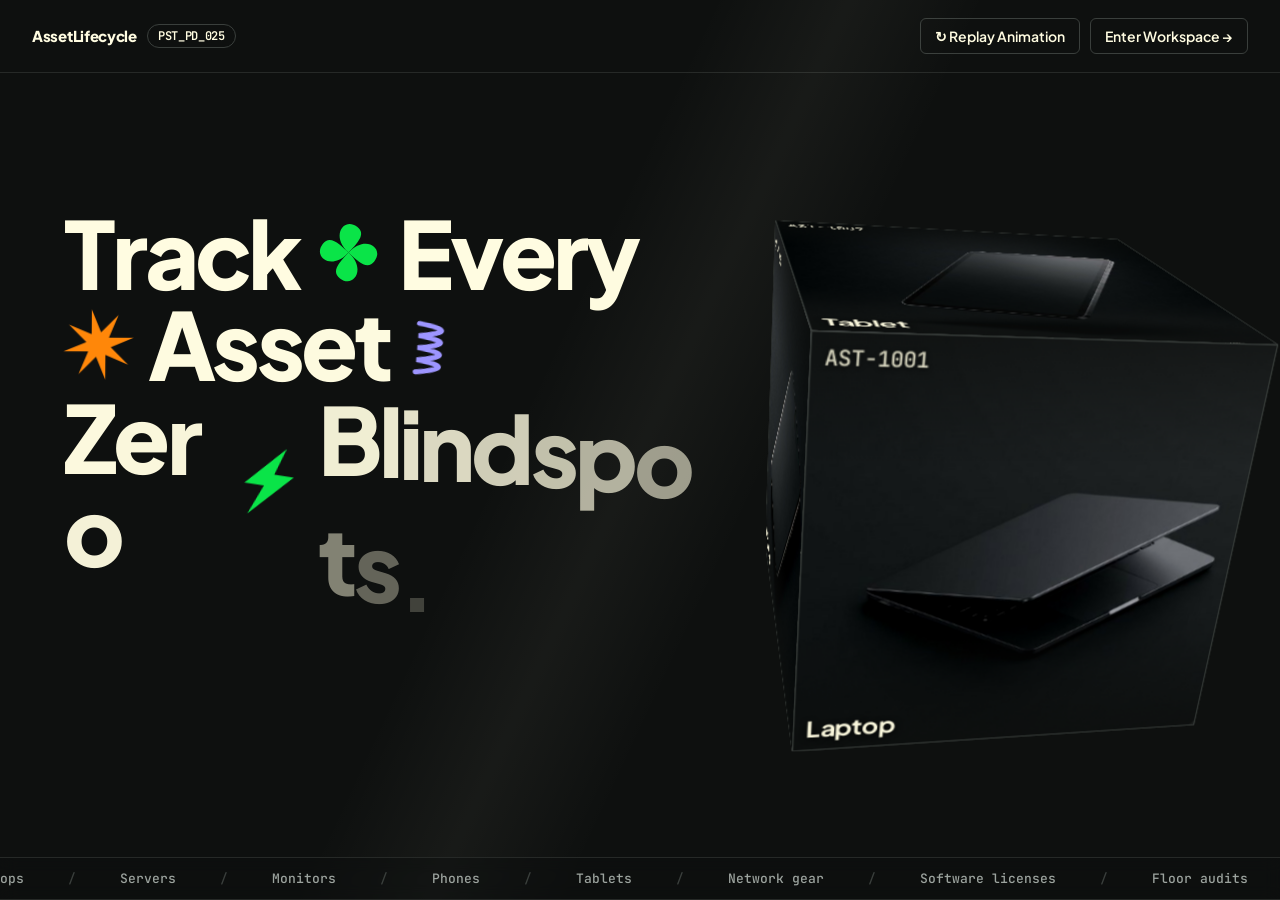
<file: AssetLifecycle-preview.html>
<!DOCTYPE html>
<html lang="en">
<head>
<meta charset="UTF-8">
<meta name="viewport" content="width=device-width, initial-scale=1">
<title>AssetLifecycle | PST_PD_025</title>
<link rel="preconnect" href="https://fonts.googleapis.com">
<link rel="preconnect" href="https://fonts.gstatic.com" crossorigin>
<link href="https://fonts.googleapis.com/css2?family=JetBrains+Mono:wght@400;500;600&family=Plus+Jakarta+Sans:wght@400;500;600;700;800&display=swap" rel="stylesheet">
<style>/* =====================================================
   styles.css - matte obsidian, flat surfaces, 1px borders.
   No glow, no glass blur. Motion lives in GSAP (app.js).
   ===================================================== */
:root {
  --bg: #0e100f; --card: #161817; --card-h: #1c1f1d; --side: #121413;
  --line: #262927; --line-h: #3a3f3c;
  --tx: #fffce1; --mut: #9ca39e;
  --green: #0ae448; --coral: #ff8709; --lav: #9d95ff; --red: #ff4d4d;
}
* { box-sizing: border-box; }
[hidden] { display: none !important; }
body { margin: 0; background: var(--bg); color: var(--tx); font: 400 15px/1.5 'Plus Jakarta Sans', system-ui, sans-serif; }
h1, h2, h3, p { margin: 0; }
h2 { font-size: 20px; font-weight: 700; letter-spacing: -.02em; }
h3 { font-size: 15px; font-weight: 600; margin-bottom: 14px; }
small { display: block; font-size: 12px; color: var(--mut); }
.mono { font-family: 'JetBrains Mono', ui-monospace, monospace; }
.mut { color: var(--mut); } .grow { flex: 1; min-width: 160px; }
:focus-visible { outline: 2px solid var(--green); outline-offset: 2px; }

/* buttons, pills, fields */
.btn { background: transparent; color: var(--tx); border: 1px solid var(--line-h); border-radius: 6px; padding: 8px 14px; font: 600 14px 'Plus Jakarta Sans', sans-serif; cursor: pointer; transition: background .2s, border-color .2s; }
.btn:hover { background: var(--card-h); border-color: var(--tx); }
.btn.pri { background: var(--green); color: var(--bg); border-color: var(--green); } .btn.pri:hover { background: #3cf06b; }
.btn.out { border-color: var(--tx); } .btn.sm { padding: 3px 10px; font-family: 'JetBrains Mono', monospace; }
.btn.big { padding: 14px 26px; border-radius: 999px; font-size: 16px; }
.pill { display: inline-block; padding: 2px 10px; border: 1px solid var(--line-h); border-radius: 999px; font-size: 12px; font-weight: 600; white-space: nowrap; }
.pill.ok { color: var(--green); border-color: var(--green); } .pill.warn { color: var(--coral); border-color: var(--coral); }
.pill.bad { color: var(--red); border-color: var(--red); } .pill.info { color: var(--lav); border-color: var(--lav); } .pill.mute { color: var(--mut); }
input, select { background: var(--bg); color: var(--tx); border: 1px solid var(--line); border-radius: 6px; padding: 8px 10px; font: inherit; }
input:focus, select:focus { border-color: var(--line-h); }

/* ENTRY PAGE */
#intro { height: 100vh; display: grid; grid-template-rows: auto 1fr; overflow: hidden; }
.ibar { display: flex; justify-content: space-between; align-items: center; flex-wrap: wrap; gap: 12px; padding: 18px 32px; border-bottom: 1px solid var(--line); }
.brand { font-weight: 800; letter-spacing: -.02em; display: flex; align-items: center; gap: 10px; }
.ibtns { display: flex; gap: 10px; }
.ihero { display: flex; flex-direction: column; justify-content: center; align-items: center; text-align: center; gap: 22px; padding: 0 20px; }
#hero { font-size: min(10vw, 14.5vh); font-weight: 800; line-height: .98; letter-spacing: -.04em; }
.ln { display: flex; justify-content: center; align-items: center; gap: .16em; }
.w { display: inline-block; } .c { display: inline-block; }
.shape { width: .74em; height: .74em; overflow: visible; flex: none; cursor: pointer; }
.sub { max-width: 560px; color: var(--mut); font-size: 17px; }
.cta { display: flex; flex-wrap: wrap; gap: 12px; justify-content: center; }

/* WORKSPACE SHELL */
#app { display: grid; grid-template-columns: 230px 1fr; min-height: 100vh; }
#side { background: var(--side); border-right: 1px solid var(--line); padding: 22px 14px; display: flex; flex-direction: column; gap: 22px; position: sticky; top: 0; height: 100vh; }
#nav { display: grid; gap: 2px; flex: 1; align-content: start; }
#nav button { text-align: left; background: none; border: 0; border-left: 2px solid transparent; color: var(--mut); padding: 10px 12px; font: 500 14px 'Plus Jakarta Sans', sans-serif; cursor: pointer; transition: color .2s, background .2s; }
#nav button:hover { color: var(--tx); background: var(--card); }
#nav button.on { color: var(--tx); border-left-color: var(--green); background: var(--card); }
.main { min-width: 0; }
.top { display: flex; align-items: center; flex-wrap: wrap; gap: 12px; padding: 14px 28px; border-bottom: 1px solid var(--line); position: sticky; top: 0; background: var(--bg); z-index: 5; }
#menu { display: none; }
main { padding: 28px; max-width: 1240px; }
.screen { display: none; } .screen.on { display: block; }
.auditor #app .w { display: none !important; }

.card { background: var(--card); border: 1px solid var(--line); border-radius: 8px; padding: 20px; transition: background .2s, border-color .2s; }
.card:hover { background: var(--card-h); border-color: var(--line-h); }
.kpis { display: grid; grid-template-columns: repeat(auto-fit, minmax(210px, 1fr)); gap: 16px; }
.kpis p { color: var(--mut); font-size: 13px; }
.n { font-size: 40px; font-weight: 600; letter-spacing: -.04em; margin-top: 8px; } .n.warn { color: var(--coral); } .n.bad { color: var(--red); }
.g2 { display: grid; grid-template-columns: repeat(auto-fit, minmax(320px, 1fr)); gap: 16px; margin-top: 16px; }
.list { list-style: none; margin: 0; padding: 0; }
.list li { padding: 10px 0; border-bottom: 1px solid var(--line); font-size: 14px; }
.list li:last-child { border: 0; }
.al { cursor: pointer; padding-left: 12px !important; border-left: 2px solid; transition: padding .2s; } .al:hover { padding-left: 18px !important; }
.al.bad { border-left-color: var(--red); } .al.warn { border-left-color: var(--coral); } .al.ok { border-left-color: var(--green); }
#feed time { display: block; font-size: 12px; color: var(--mut); }

.bar { height: 6px; background: var(--line); border-radius: 3px; overflow: hidden; margin-top: 14px; }
.bar i { display: block; width: 0; height: 100%; background: var(--green); } .bar.warn i { background: var(--coral); } .bar.bad i { background: var(--red); }

.tools { display: flex; flex-wrap: wrap; gap: 10px; align-items: center; margin-bottom: 16px; }
.tools input { flex: 1; min-width: 220px; } .tools .w { margin-left: auto; }
.tbl { padding: 4px 16px; overflow-x: auto; } .tbl:hover { background: var(--card); border-color: var(--line); }
table { width: 100%; border-collapse: collapse; }
th, td { padding: 12px 10px; text-align: left; border-bottom: 1px solid var(--line); vertical-align: middle; }
th { font-size: 12px; font-weight: 600; color: var(--mut); white-space: nowrap; }
tbody tr:hover td { background: var(--card-h); } tbody tr:last-child td { border: 0; }
.empty { text-align: center; color: var(--mut); padding: 32px; }

.lgrid { display: grid; grid-template-columns: repeat(auto-fill, minmax(300px, 1fr)); gap: 16px; }
.lgrid header { display: flex; justify-content: space-between; gap: 8px; align-items: flex-start; } .lgrid p { margin-bottom: 4px; font-size: 13px; }
.seat { display: flex; justify-content: space-between; align-items: center; margin-top: 14px; }

.sum { display: flex; align-items: center; flex-wrap: wrap; gap: 20px; margin-bottom: 16px; } .sum h3 { display: flex; justify-content: space-between; margin-bottom: 0; } .sum p { font-size: 13px; margin-top: 10px; }
.note { width: 100%; min-width: 150px; }
.abtns { white-space: nowrap; } .ab { padding: 7px 12px; margin-right: 4px; color: var(--mut); }
.ab.on { color: var(--bg); } .ab.on.ok { background: var(--green); border-color: var(--green); } .ab.on.bad { background: var(--red); border-color: var(--red); } .ab.on.warn { background: var(--coral); border-color: var(--coral); }

dialog { width: min(440px, 92vw); padding: 0; color: var(--tx); background: var(--card); border: 1px solid var(--line-h); border-radius: 8px; }
dialog::backdrop { background: rgba(0, 0, 0, .7); }
dialog form { display: grid; gap: 12px; padding: 22px; } dialog h3 { margin: 0; }
dialog label { display: grid; gap: 4px; font-size: 13px; color: var(--mut); }
.errs { margin: 0; padding-left: 18px; color: var(--red); font-size: 13px; } .errs:empty { display: none; }
.row { display: flex; justify-content: flex-end; gap: 10px; }

#toasts { position: fixed; right: 18px; bottom: 18px; z-index: 50; display: grid; gap: 8px; }
.toast { max-width: 340px; padding: 11px 16px; background: var(--card); border: 1px solid var(--line-h); border-left: 3px solid var(--green); border-radius: 6px; font-size: 14px; }
.toast.bad { border-left-color: var(--red); } .toast.warn { border-left-color: var(--coral); }

@media (max-width: 860px) {
  #app { grid-template-columns: 1fr; }
  #side { position: fixed; left: 0; top: 0; z-index: 30; width: 230px; transform: translateX(-100%); transition: transform .3s; } #side.open { transform: none; }
  #menu { display: inline-block; } .top, main { padding-left: 16px; padding-right: 16px; } .ibar { padding: 14px 16px; }
  .tools .w { margin-left: 0; width: 100%; }
}
@media (prefers-reduced-motion: reduce) { * { transition: none !important; } }

/* ===== v3: asset cube, richer entry page and dashboard ===== */
#intro { position: relative; grid-template-rows: auto 1fr auto; }
#intro::before { content: ""; position: absolute; inset: 0; pointer-events: none; animation: sweep 9s ease-in-out infinite alternate;
  background: linear-gradient(115deg, transparent 42%, rgba(255, 252, 225, .045) 50%, transparent 58%); }
@keyframes sweep { from { transform: translateX(-8%); } to { transform: translateX(8%); } }
.ihero { display: grid; grid-template-columns: minmax(0, 1.35fr) minmax(0, 1fr); align-items: center; text-align: left; gap: 24px; padding: 0 5vw; }
.icol { display: flex; flex-direction: column; align-items: flex-start; gap: 24px; position: relative; z-index: 1; }
#hero { font-size: min(7.3vw, 12.5vh); } .ln, .cta { justify-content: flex-start; }

/* the cube: six faces, one device each (swap in photos via DEV[i][4] in app.js) */
.scene { --s: min(30vw, 44vh); width: var(--s); height: var(--s); perspective: 1100px; justify-self: center; flex: none; }
.scene.sm { --s: 150px; } .scene.mark { --s: 18px; display: inline-block; perspective: 200px; margin-right: 6px; vertical-align: middle; }
.tilt, .cube { position: relative; width: 100%; height: 100%; transform-style: preserve-3d; }
.face { position: absolute; inset: 0; display: grid; place-items: center; background: var(--card); border: 1px solid var(--line-h); color: var(--c);
  transform: var(--t) translateZ(calc(var(--s) / 2 + var(--e, 0px))); overflow: hidden; }
.face svg { width: 62%; height: 62%; fill: none; stroke: currentColor; stroke-width: 2.4; stroke-linecap: round; stroke-linejoin: round; }
.face img { width: 100%; height: 100%; object-fit: cover; display: block; filter: contrast(1.06) brightness(.95); }
.face::after { content: ''; position: absolute; inset: 0; pointer-events: none;
  background: linear-gradient(180deg, rgba(14,16,15,.65) 0%, transparent 28%, transparent 68%, rgba(14,16,15,.82) 100%); }
.face i { position: absolute; left: 10px; top: 8px; z-index: 2; font: 500 calc(var(--s) * .045) 'JetBrains Mono', monospace; color: var(--tx); opacity: .85; text-shadow: 0 1px 4px rgba(0,0,0,.8); }
.face b { position: absolute; left: 10px; bottom: 8px; z-index: 2; font: 700 calc(var(--s) * .06) 'Plus Jakarta Sans', sans-serif; letter-spacing: -.02em; color: var(--tx); text-shadow: 0 1px 6px rgba(0,0,0,.85); }
.mark .face { border-color: var(--c); } .mark .face svg, .mark .face img, .mark .face i, .mark .face b, .mark .face::after { display: none; }

.strip { overflow: hidden; white-space: nowrap; border-block: 1px solid var(--line); padding: 12px 0; color: var(--mut); font: 500 13px 'JetBrains Mono', monospace; }
.strip div, .strip span { display: inline-flex; } .strip b { font-weight: 500; margin-right: 44px; } .strip b::after { content: "/"; margin-left: 44px; color: var(--line-h); }
.dhero { display: flex; align-items: center; justify-content: space-between; gap: 24px; padding: 6px 0 24px; }
.dhero p { font-size: 13px; margin-bottom: 14px; }
.dhero h1 { font-size: clamp(30px, 4.6vw, 62px); font-weight: 800; letter-spacing: -.04em; line-height: 1.02; max-width: 13em; }
.dhero em { font-style: normal; color: var(--green); }
#dash .strip { margin-bottom: 20px; } .n { font-size: 56px; }
.dist { margin-top: 16px; } .seg { display: flex; gap: 2px; height: 14px; } .seg i { display: block; height: 100%; }
.legend { display: flex; flex-wrap: wrap; gap: 8px 24px; list-style: none; margin: 14px 0 0; padding: 0; font-size: 13px; color: var(--mut); }
.legend i { display: inline-block; width: 8px; height: 8px; border-radius: 50%; margin-right: 8px; } .legend b { color: var(--tx); }
.card, .card:hover { background-image: radial-gradient(260px circle at var(--mx, -999px) var(--my, -999px), rgba(255, 252, 225, .05), transparent 70%); }
@media (max-width: 860px) {
  #intro { height: auto; min-height: 100vh; overflow: auto; }
  .ihero { grid-template-columns: 1fr; padding: 24px 16px; } .scene { --s: min(56vw, 34vh); } #hero { font-size: min(13vw, 10vh); }
  .dhero .scene { display: none; }
}

/* ===== v4: detail, findings, mobile cards ===== */
.lnk { background: none; border: 0; padding: 0; color: var(--green); font: inherit; cursor: pointer; text-decoration: underline; text-underline-offset: 3px; }
.dbox { padding: 22px; min-width: min(420px, 86vw); } .dl { display: grid; grid-template-columns: auto 1fr; gap: 6px 18px; margin: 14px 0 18px; font-size: 14px; }
.dl dt { color: var(--mut); } .dl dd { margin: 0; }
.tl { list-style: none; margin: 0 0 18px; padding: 0 0 0 14px; border-left: 1px solid var(--line-h); max-height: 180px; overflow-y: auto; }
.tl li { position: relative; padding: 5px 0 5px 10px; font-size: 14px; } .tl li::before { content: ""; position: absolute; left: -18px; top: 13px; width: 7px; height: 7px; background: var(--green); }
.tl time { display: block; font-size: 12px; color: var(--mut); }
#findings { margin-bottom: 16px; } #findings .list li { padding: 8px 0; }
@media (max-width: 640px) {
  table, thead, tbody, tr, td { display: block; } thead { position: absolute; left: -9999px; }
  tr { padding: 10px 0; border-bottom: 1px solid var(--line); } td { border: 0; padding: 4px 6px; display: flex; justify-content: space-between; gap: 12px; text-align: right; }
  td::before { content: attr(data-label); color: var(--mut); font-size: 12px; text-align: left; flex: none; } .empty::before { content: none; }
  .abtns { flex-wrap: wrap; } .ab { min-height: 44px; flex: 1; } .note { min-width: 0; }
}

/* ===== v4: LIVELY ANIMATED IT OFFICE BACKGROUND ===== */
#officeBg {
  position: fixed; inset: 0; z-index: 0; pointer-events: none; overflow: hidden;
  background: radial-gradient(ellipse at 68% 35%, #131c1e 0%, #0c1011 55%, #080a09 100%);
}
#officeCanvas {
  position: absolute; inset: -16px; width: calc(100% + 32px); height: calc(100% + 32px);
  display: block; transition: transform .35s cubic-bezier(.22,1,.36,1);
}
.office-vignette {
  position: absolute; inset: 0; pointer-events: none;
  background:
    linear-gradient(90deg, rgba(10,12,11,.78) 0%, rgba(10,12,11,.32) 38%, rgba(10,12,11,.22) 72%, rgba(10,12,11,.55) 100%),
    linear-gradient(180deg, rgba(10,12,11,.45) 0%, rgba(10,12,11,.15) 45%, rgba(10,12,11,.78) 100%);
}
#app { position: relative; }
#side {
  z-index: 4;
  background: rgba(14, 16, 15, .82);
  backdrop-filter: blur(14px); -webkit-backdrop-filter: blur(14px);
}
.main { position: relative; z-index: 2; }
.top {
  gap: 10px; padding: 12px 22px;
  background: rgba(14, 16, 15, .74);
  backdrop-filter: blur(14px); -webkit-backdrop-filter: blur(14px);
}
.card {
  background: rgba(20, 23, 22, .76);
  backdrop-filter: blur(12px); -webkit-backdrop-filter: blur(12px);
  border-color: rgba(255, 252, 225, .09);
}
.card:hover {
  background: rgba(26, 30, 29, .84);
  border-color: rgba(255, 252, 225, .18);
}
.strip {
  background: rgba(14, 16, 15, .48);
  backdrop-filter: blur(8px); -webkit-backdrop-filter: blur(8px);
}
.live-dot {
  display: inline-flex; align-items: center; gap: 6px;
  font: 500 11px 'JetBrains Mono', monospace; color: var(--mut);
  padding: 6px 10px; border-radius: 6px; border: 1px solid rgba(255,252,225,.07);
  background: rgba(14,16,15,.55);
}
.live-dot::before {
  content: ''; width: 7px; height: 7px; border-radius: 50%;
  background: var(--green); box-shadow: 0 0 8px var(--green);
  animation: livePulse 2s ease-in-out infinite;
}
@keyframes livePulse { 0%, 100% { opacity: 1; transform: scale(1); } 50% { opacity: .4; transform: scale(.82); } }

</style>
</head>
<body>

<!-- PART A: KINETIC ENTRY PAGE -->
<section id="intro">
  <header class="ibar">
    <div class="brand">AssetLifecycle <span class="pill mono">PST_PD_025</span></div>
    <div class="ibtns">
      <button class="btn" id="replay">&#8635; Replay Animation</button>
      <button class="btn" data-enter="IT Head">Enter Workspace &rarr;</button>
    </div>
  </header>
  <div class="ihero"><div class="icol">
    <h1 id="hero" aria-label="Track Every Asset. Zero Blindspots.">
      <span class="ln"><span class="w">Track</span>
        <svg class="shape" id="pin" viewBox="0 0 100 100"><g class="mv" fill="#0ae448"><path id="pt" d="M50 50C50 14 84 10 86 34C88 52 66 50 50 50Z"/><use href="#pt" transform="rotate(90 50 50)"/><use href="#pt" transform="rotate(180 50 50)"/><use href="#pt" transform="rotate(270 50 50)"/></g></svg>
        <span class="w">Every</span></span>
      <span class="ln">
        <svg class="shape" id="spark" viewBox="0 0 100 100"><g class="mv" fill="#ff8709"><polygon points="96,50 64.8,56.1 82.5,82.5 56.1,64.8 50,96 43.9,64.8 17.5,82.5 35.2,56.1 4,50 35.2,43.9 17.5,17.5 43.9,35.2 50,4 56.1,35.2 82.5,17.5 64.8,43.9"/></g></svg>
        <span class="w">Asset</span>
        <svg class="shape" id="coil" viewBox="0 0 100 100"><g class="mv" fill="none" stroke="#9d95ff" stroke-width="8" stroke-linecap="round"><path d="M22 10Q82 18 22 30Q82 38 22 50Q82 58 22 70Q82 78 22 90"/></g></svg></span>
      <span class="ln"><span class="w">Zero</span>
        <svg class="shape" id="bolt" viewBox="0 0 100 100"><g class="mv" fill="#0ae448"><polygon points="58,4 20,56 46,56 38,96 80,40 54,40"/></g></svg>
        <span class="w">Blindspots.</span></span>
    </h1>
    <p class="sub">Hardware lifecycle, software seat compliance, and physical floor audits &mdash; unified in one local-first workspace.</p>
    <div class="cta">
      <button class="btn pri big" data-enter="IT Head">Enter as IT Department Head</button>
      <button class="btn out big" data-enter="Auditor">Enter as Compliance Auditor</button>
    </div>
    </div>
    <div class="scene" id="cubeI"></div>
  </div>
  <div class="strip" id="stripI"></div>
</section>

<!-- PART B: WORKSPACE -->
<div id="app" hidden>
  <!-- LIVELY ANIMATED IT OFFICE & SERVER ROOM BACKGROUND -->
  <div id="officeBg" aria-hidden="true">
    <canvas id="officeCanvas"></canvas>
    <div class="office-vignette"></div>
  </div>
  <aside id="side">
    <div class="brand"><span class="scene mark" id="cubeS"></span>AssetLifecycle</div>
    <nav id="nav">
      <button data-s="dash">Dashboard</button><button data-s="assets">Asset Register</button>
      <button data-s="lics">Licenses</button><button data-s="audit">Floor Audit</button><button data-s="about">About / Help</button>
    </nav>
    <div class="live-dot">IT OPS FLOOR &middot; LIVE</div>
    <button class="btn back" id="back">&larr; Back to Intro</button>
  </aside>

  <div class="main">
    <header class="top">
      <button class="btn" id="menu" aria-label="Toggle menu">&#9776;</button>
      <h2 id="title">Dashboard</h2>
      <div class="grow"></div>
      <span id="rbadge" class="pill"></span>
      <select id="role" aria-label="Active role"><option value="IT Head">IT Department Head</option><option value="Auditor">Compliance Auditor</option></select>
      <button class="btn" id="reset">Reset Data</button>
    </header>

    <main>
      <section id="dash" class="screen">
        <div class="dhero">
          <div><p class="mono mut" id="eyebrow"></p><h1 id="dh"></h1></div>
          <div class="scene sm" id="cubeD"></div>
        </div>
        <div class="strip" id="stripD"></div>
        <div class="kpis">
          <div class="card"><p>Total Assets</p><div class="n mono" id="k1">0</div></div>
          <div class="card"><p>Warranty / Repair Attention</p><div class="n mono warn" id="k2">0</div></div>
          <div class="card"><p>License Issues</p><div class="n mono bad" id="k3">0</div></div>
          <div class="card"><p>Audit Progress</p><div class="n mono" id="k4">0</div><div class="bar" id="k4bar"><i></i></div></div>
        </div>
        <div class="card dist"><h3>Lifecycle distribution</h3><div class="seg" id="seg"></div><ul class="legend" id="legend"></ul></div>
        <div class="g2">
          <div class="card"><h3>Needs Immediate Attention</h3><ul id="alerts" class="list"></ul></div>
          <div class="card"><h3>Recent Activity</h3><ul id="feed" class="list"></ul></div>
        </div>
      </section>

      <section id="assets" class="screen">
        <div class="tools">
          <input id="q" type="search" placeholder="Search tag, model, serial or owner" aria-label="Search assets">
          <select id="fStage" aria-label="Stage filter"></select>
          <select id="fWar" aria-label="Warranty filter"><option>All warranties</option><option>Active</option><option>Expiring</option><option>Expired</option></select>
          <span id="acount" class="mut mono"></span>
          <button class="btn pri w" id="add">+ Add New Asset</button>
        </div>
        <div class="card tbl"><table>
          <thead><tr><th>Tag</th><th>Device</th><th>Serial</th><th>Owner</th><th>Warranty</th><th>Stage</th></tr></thead>
          <tbody id="abody"></tbody></table></div>
      </section>

      <section id="lics" class="screen">
        <div class="tools"><span class="mut">Seats in use against seats purchased</span><button class="btn pri w" id="addLic">+ Add License</button></div>
        <div id="licGrid" class="lgrid"></div></section>

      <section id="audit" class="screen">
        <div class="card sum">
          <div class="grow"><h3>Audit completion <span id="apct" class="mono"></span></h3><div class="bar" id="abar"><i></i></div>
            <p id="acounts" class="mut mono"></p></div>
          <button class="btn pri" id="csv">Export Audit CSV</button>
        </div>
        <div class="card" id="findings"></div>
        <div class="card tbl"><table>
          <thead><tr><th>Tag</th><th>Device</th><th>Expected owner</th><th>Status</th><th>Auditor notes</th><th>Result</th></tr></thead>
          <tbody id="audBody"></tbody></table></div>
      </section>
    <section id="about" class="screen"><div class="g2">
        <div class="card"><h3>Lifecycle stages</h3><p class="mut">In Stock to Assigned or Retired. Assigned to In Stock, In Repair or Retired. In Repair to Assigned or Retired. Retired to Disposed. Disposed is final. Every change is written to the asset history.</p></div>
        <div class="card"><h3>License status rules</h3><p class="mut">Over-deployed when seats used exceed seats purchased. Expired when the date has passed. Expiring Soon within 30 days. Otherwise Compliant.</p></div>
        <div class="card"><h3>Sample data</h3><p class="mut">30 assets, 10 employees and 6 licenses are synthetic and generated relative to today. Reset Data restores them.</p></div>
        <div class="card"><h3>Demo limits</h3><p class="mut">Role checks and compliance rules run in the browser for demonstration only. This is not a legal or vendor-approved audit; a real system needs a trusted backend.</p></div>
      </div></section>
    </main>
  </div>
</div>

<!-- DIALOGS -->
<dialog id="dlg"><form id="aform" novalidate>
  <h3>Add new asset</h3><ul id="aerr" class="errs" aria-live="polite"></ul>
  <label>Asset tag<input name="tag" class="mono" placeholder="AST-1031"></label>
  <label>Type<select name="type"><option>Laptop</option><option>Server</option><option>Monitor</option><option>Phone</option><option>Tablet</option><option>Network</option></select></label>
  <label>Model<input name="model"></label>
  <label>Serial number<input name="serial" class="mono"></label>
  <label>Purchase date<input name="purchase" type="date"></label>
  <label>Warranty end<input name="warranty" type="date"></label>
  <label>Cost (INR)<input name="cost" type="number" min="0"></label>
  <div class="row"><button type="button" class="btn" id="cancelAdd">Cancel</button><button class="btn pri">Add asset</button></div>
</form></dialog>
<dialog id="odlg"><div class="dbox">
  <h3 id="otitle">Assign asset</h3><label>Employee<select id="osel"></select></label>
  <div class="row"><button type="button" class="btn" id="ocancel">Cancel</button><button type="button" class="btn pri" id="ook">Assign</button></div>
</div></dialog>

<dialog id="ddlg"><div class="dbox"><div id="dbody"></div><div class="row"><button class="btn" id="dclose">Close</button></div></div></dialog>
<dialog id="ldlg"><form id="lform" novalidate><h3>Add license</h3><ul id="lerr" class="errs" aria-live="polite"></ul>
  <label>Product<input name="product"></label><label>Vendor<input name="vendor"></label>
  <label>Seats purchased<input name="seats" type="number" min="1"></label><label>Expiry date<input name="expiry" type="date"></label>
  <div class="row"><button type="button" class="btn" id="cancelLic">Cancel</button><button class="btn pri">Add license</button></div></form></dialog>
<div id="toasts" aria-live="polite"></div>
<script src="https://cdnjs.cloudflare.com/ajax/libs/gsap/3.12.5/gsap.min.js"></script> <!-- local file first, CDN as fallback -->
<script>const LS=(()=>{try{localStorage.setItem('_t','1');localStorage.removeItem('_t');return localStorage}catch(e){const m={};return{getItem:k=>k in m?m[k]:null,setItem:(k,v)=>{m[k]=v},removeItem:k=>{delete m[k]}}}})();
if(!window.gsap){const G={};window.gsap=G;G.to=(t,v)=>{const el=typeof t==='string'?[...document.querySelectorAll(t)]:t instanceof Element?[t]:[];if(!el.length&&t&&'v' in t){t.v=v.v;v.onUpdate&&v.onUpdate()}el.forEach(e=>{if(v.width)e.style.width=v.width});v.onComplete&&setTimeout(v.onComplete,((v.delay||0)+(v.duration||0))*1000);return G};['from','set','fromTo','restart'].forEach(k=>G[k]=()=>G);G.timeline=()=>G}
/* =====================================================
   data.js - lifecycle rules + synthetic seed data
   Dates are relative to today so alerts always show.
   ===================================================== */
const DAY = 864e5;
const iso = n => { const x = new Date(); x.setDate(x.getDate() + n); return x.getFullYear() + '-' + String(x.getMonth() + 1).padStart(2, '0') + '-' + String(x.getDate()).padStart(2, '0'); }; // local date, today + n days

// LIFECYCLE RULES: which stage may follow which (Disposed is final)
const STAGES = ['In Stock', 'Assigned', 'In Repair', 'Retired', 'Disposed'];
const NEXT = {
  'In Stock': ['Assigned', 'Retired'],
  'Assigned': ['In Stock', 'In Repair', 'Retired'],
  'In Repair': ['Assigned', 'Retired'],
  'Retired': ['Disposed'],
  'Disposed': []
};

const EMPLOYEES = ['Priya Nair', 'Arjun Mehta', 'Kavya Iyer', 'Rohan Das', 'Sneha Kulkarni',
                   'Vikram Singh', 'Ananya Rao', 'Imran Sheikh', 'Meera Pillai', 'Karthik Raman'];
const MODELS = [['Laptop', 'ThinkPad T14'], ['Laptop', 'MacBook Pro 14'], ['Laptop', 'Dell Latitude 5440'],
                ['Server', 'Dell PowerEdge R650'], ['Monitor', 'Dell U2723QE'], ['Phone', 'iPhone 14'],
                ['Tablet', 'iPad Air'], ['Network', 'Cisco Catalyst 9200']];
const CYCLE = ['Assigned', 'Assigned', 'Assigned', 'In Stock', 'Assigned', 'In Repair', 'Assigned', 'Retired', 'In Stock', 'Disposed'];

// builds the whole database object that app.js saves under one versioned localStorage key
function seed() {
  const assets = Array.from({ length: 30 }, (_, i) => {
    const [type, model] = MODELS[i % 8], stage = CYCLE[i % 10];
    return { id: 'a' + i, tag: 'AST-' + (1001 + i), type, model, serial: 'SN' + (48200 + i * 37),
      purchase: iso(-700 - i * 9), cost: 45000 + (i % 8) * 18000, warrantyEnd: iso((i * 53) % 700 - 45), stage,
      owner: ['Assigned', 'In Repair'].includes(stage) ? EMPLOYEES[i % 10] : '',
      // first 18 already audited, the rest Pending
      audit: i >= 18 ? 'Pending' : i === 4 ? 'Missing' : i === 11 ? 'Mismatch' : 'Verified',
      note: i === 4 ? 'Not at desk, owner on leave' : i === 11 ? 'Serial differs from record' : '' };
  });
  assets.forEach(a => { a.hist = [{ t: a.purchase + 'T09:00:00Z', m: 'Registered (In Stock)' }]; // history timeline, newest first
    if (a.owner) a.hist.unshift({ t: a.purchase + 'T12:00:00Z', m: 'Assigned to ' + a.owner }); });
  const lics = [
    { id: 'l1', product: 'Adobe Creative Cloud', vendor: 'Adobe', seats: 50, used: 52, expiry: iso(140) },
    { id: 'l2', product: 'Microsoft 365', vendor: 'Microsoft', seats: 150, used: 138, expiry: iso(210) },
    { id: 'l3', product: 'Figma Org', vendor: 'Figma', seats: 25, used: 18, expiry: iso(12) },
    { id: 'l4', product: 'Zoom Workplace', vendor: 'Zoom', seats: 40, used: 33, expiry: iso(-6) },
    { id: 'l5', product: 'Slack Business+', vendor: 'Slack', seats: 100, used: 81, expiry: iso(300) },
    { id: 'l6', product: 'JetBrains All Products', vendor: 'JetBrains', seats: 10, used: 9, expiry: iso(95) }
  ];
  const h = n => new Date(Date.now() - n * 36e5).toISOString();
  const logs = [ // newest first
    { t: h(1), m: 'Audit cycle Q4-2026 opened' }, { t: h(5), m: 'AST-1006: Assigned to In Repair' },
    { t: h(26), m: 'Adobe Creative Cloud: seats in use raised to 52' }, { t: h(50), m: 'AST-1008: In Stock to Retired' },
    { t: h(74), m: 'AST-1030 registered' } ];
  return { v: 3, role: 'IT Head', assets, lics, logs };
}

/* ---------- RULES (pure functions, also used by test.html) ---------- */
const localDay = s => { const [y, m, dd] = s.split('-').map(Number); return new Date(y, m - 1, dd); }; // local midnight, avoids UTC off-by-one
const daysTo = (s, now = new Date()) => Math.round((localDay(s) - new Date(now.getFullYear(), now.getMonth(), now.getDate())) / DAY);
const wStat = a => { const d = daysTo(a.warrantyEnd); return d < 0 ? ['Expired', 'bad'] : d <= 30 ? ['Expiring', 'warn'] : ['Active', 'ok']; };
const lStat = l => { const d = daysTo(l.expiry); // over-deployed > expired > expiring soon > compliant
  return l.used > l.seats ? ['Over-deployed', 'bad'] : d < 0 ? ['Expired', 'bad'] : d <= 30 ? ['Expiring Soon', 'warn'] : ['Compliant', 'ok']; };
</script>
<script>/* =====================================================
   app.js - 1 Storage  2 Roles  3 Rules  4 Render  5 Actions  6 GSAP intro
   ===================================================== */
const $ = (s, r = document) => r.querySelector(s);
const $$ = (s, r = document) => [...r.querySelectorAll(s)];
const esc = s => String(s ?? '').replace(/[&<>"']/g, c => ({ '&': '&amp;', '<': '&lt;', '>': '&gt;', '"': '&quot;', "'": '&#39;' }[c]));

/* ---------- 1. STORAGE: one versioned localStorage key ---------- */
const KEY = 'assetlifecycle_v2';
function load() { try { const d = JSON.parse(LS.getItem(KEY)); if (d && d.v === 3) return d; } catch {} return seed(); }
function save() { try { LS.setItem(KEY, JSON.stringify(S)); } catch { toast('Storage error: changes could not be saved.', 'bad'); } }
let S = load();
const logEv = m => { S.logs.unshift({ t: new Date().toISOString(), m }); S.logs = S.logs.slice(0, 40); }; // LIFO feed

/* ---------- 2. ROLES ---------- */
const isHead = () => S.role === 'IT Head';
function guard() { // RoleGuard: every write action calls this first
  if (isHead()) return true;
  toast('Auditors can record findings but cannot edit assets or licenses.', 'bad'); return false;
}
function applyRole() {
  document.body.classList.toggle('auditor', !isHead()); // CSS hides every .w control
  $('#role').value = S.role;
  const b = $('#rbadge'); b.textContent = isHead() ? 'Full write access' : 'Read-only register'; b.className = 'pill ' + (isHead() ? 'ok' : 'info');
  save();
}

/* ---------- 3. RULES ---------- */
const pill = (t, c) => `<span class="pill ${c}">${t}</span>`;
const stageC = { 'In Stock': 'info', Assigned: 'ok', 'In Repair': 'warn', Retired: 'mute', Disposed: 'mute' };
const auditC = { Verified: 'ok', Pending: 'mute', Missing: 'bad', Mismatch: 'warn' };

/* ---------- 4. RENDER ---------- */
function count(el, to, suf = '') { // GSAP number count-up (starts from the previous value)
  const o = { v: el._v || 0 }; el._v = to;
  gsap.to(o, { v: to, duration: 1, ease: 'power3.out', onUpdate: () => el.textContent = Math.round(o.v) + suf });
}
function renderDash() {
  const A = S.assets, done = A.filter(a => a.audit !== 'Pending').length, pct = Math.round(done / A.length * 100);
  const att = A.filter(a => !['Retired', 'Disposed'].includes(a.stage) && (a.stage === 'In Repair' || daysTo(a.warrantyEnd) <= 30));
  const badL = S.lics.filter(l => lStat(l)[0] !== 'Compliant');
  count($('#k1'), A.length); count($('#k2'), att.length); count($('#k3'), badL.length); count($('#k4'), done, '/' + A.length);
  gsap.to('#k4bar i', { width: pct + '%', duration: 1, ease: 'power3.out' });

  const items = []; // auto-computed critical list; each item jumps to its screen
  A.filter(a => ['Missing', 'Mismatch'].includes(a.audit)).forEach(a => items.push({ c: a.audit === 'Missing' ? 'bad' : 'warn', go: 'audit', t: `${a.tag} ${a.model}: ${a.audit} in audit` }));
  badL.forEach(l => { const [s, c] = lStat(l); items.push({ c, go: 'lics', t: `${l.product}: ${s}, ${l.used}/${l.seats} seats` }); });
  att.forEach(a => items.push({ c: a.stage === 'In Repair' ? 'warn' : wStat(a)[1], go: 'assets', t: `${a.tag}: ${a.stage === 'In Repair' ? 'in repair' : 'warranty ' + wStat(a)[0].toLowerCase()}` }));
  items.sort((x, y) => (y.c === 'bad') - (x.c === 'bad'));
  // role-aware headline, distribution bar and live ticker
  const pend = A.filter(a => a.audit === 'Pending').length, n = isHead() ? items.length : pend, cnt = s => A.filter(a => a.stage === s).length;
  const SC = { 'In Stock': '#9d95ff', Assigned: '#0ae448', 'In Repair': '#ff8709', Retired: '#5b625e', Disposed: '#3a3f3c' };
  $('#eyebrow').textContent = `${new Date().toLocaleDateString([], { weekday: 'long', day: 'numeric', month: 'long' })} / ${isHead() ? 'IT Department Head' : 'Compliance Auditor'}`;
  $('#dh').innerHTML = isHead() ? `<em class="mono">${n}</em> things need your attention today.` : `<em class="mono">${n}</em> assets still to audit this cycle.`;
  $('#seg').innerHTML = STAGES.map(s => `<i style="width:${cnt(s) / A.length * 100}%;background:${SC[s]}"></i>`).join('');
  $('#legend').innerHTML = STAGES.map(s => `<li><i style="background:${SC[s]}"></i>${s} <b class="mono">${cnt(s)}</b></li>`).join('');
  marquee($('#stripD'), [`${A.length} assets tracked`, `${cnt('Assigned')} assigned`, `${cnt('In Repair')} in repair`, `${S.lics.reduce((t, l) => t + l.used, 0)} license seats in use`, `${n} ${isHead() ? 'open items' : 'to audit'}`, `${pct}% audited`]);
  $('#alerts').innerHTML = items.slice(0, 9).map(x => `<li class="al ${x.c}" data-go="${x.go}" tabindex="0" role="link">${esc(x.t)}</li>`).join('') || '<li class="mut">All clear.</li>';
  $('#feed').innerHTML = S.logs.slice(0, 9).map(l => `<li><time class="mono">${new Date(l.t).toLocaleString([], { day: '2-digit', month: 'short', hour: '2-digit', minute: '2-digit' })}</time>${esc(l.m)}</li>`).join('');
}

const F = { q: '', stage: 'All stages', war: 'All warranties' };
function renderAssets() {
  const q = F.q.toLowerCase();
  const rows = S.assets.filter(a => // live search + two dropdown filters in one .filter() pass
    (F.stage === 'All stages' || a.stage === F.stage) && (F.war === 'All warranties' || wStat(a)[0] === F.war) &&
    [a.tag, a.model, a.serial, a.owner].join(' ').toLowerCase().includes(q));
  $('#acount').textContent = `${rows.length} / ${S.assets.length}`;
  $('#abody').innerHTML = rows.length ? rows.map(a => {
    const [w, wc] = wStat(a);
    const st = isHead() ? `<select class="ssel" ${NEXT[a.stage].length ? '' : 'disabled title="Final state"'} data-id="${a.id}" aria-label="Stage for ${a.tag}">${[a.stage, ...NEXT[a.stage]].map(s => `<option ${s === a.stage ? 'selected' : ''}>${s}</option>`).join('')}</select>` : pill(a.stage, stageC[a.stage]);
    return `<tr><td class="mono"><button class="lnk" data-detail="${a.id}">${a.tag}</button></td><td>${esc(a.model)}<small>${a.type}</small></td><td class="mono">${esc(a.serial)}</td>
      <td>${esc(a.owner) || '<span class="mut">Unassigned</span>'}</td><td>${pill(w, wc)}<small class="mono">${a.warrantyEnd}</small></td><td>${st}</td></tr>`;
  }).join('') : '<tr><td colspan="6" class="empty">No assets match. <button class="btn" id="clr">Reset filters</button></td></tr>';
  labelCells();
}

function renderLics() {
  $('#licGrid').innerHTML = S.lics.map(l => {
    const [s, c] = lStat(l), d = daysTo(l.expiry), pct = Math.min(100, Math.round(l.used / l.seats * 100));
    return `<article class="card"><header><h3>${esc(l.product)}</h3>${pill(s, c)}</header>
      <p class="mut">${esc(l.vendor)} / renews <span class="mono">${l.expiry}</span> (${d < 0 ? -d + ' days ago' : d + ' days'})</p>
      <div class="bar ${c}"><i data-w="${pct}"></i></div>
      <small>${(l.people || []).length ? 'Assigned: ' + l.people.slice(0, 3).join(', ') + (l.people.length > 3 ? ' +' + (l.people.length - 3) : '') : ''}</small>
      <div class="seat"><span class="mono"><b>${l.used}</b> / ${l.seats} seats${l.used > l.seats ? ' (' + (l.used - l.seats) + ' over)' : ''}</span>
      <span class="w"><button class="btn sm" data-assign="${l.id}">Assign</button> <button class="btn sm" data-seat="${l.id}" data-d="-1" aria-label="Remove a seat from ${esc(l.product)}">-1</button> <button class="btn sm" data-seat="${l.id}" data-d="1" aria-label="Add a seat to ${esc(l.product)}">+1</button></span></div></article>`;
  }).join('');
  $$('#licGrid .bar i').forEach(i => gsap.to(i, { width: i.dataset.w + '%', duration: 1, ease: 'power3.out' }));
}

function renderAudit() {
  const A = S.assets, n = r => A.filter(a => a.audit === r).length, pct = Math.round((A.length - n('Pending')) / A.length * 100);
  const gaps = [...A.filter(a => ['Missing', 'Mismatch'].includes(a.audit)).map(a => `${a.tag}: ${a.audit}${a.note ? ' (' + a.note + ')' : ''}`),
    ...S.lics.filter(l => lStat(l)[0] !== 'Compliant').map(l => `${l.product}: ${lStat(l)[0]} (${l.used}/${l.seats} seats)`)];
  $('#findings').innerHTML = '<h3>Audit findings</h3>' + (gaps.length ? `<ul class="list">${gaps.map(g => `<li>${esc(g)}</li>`).join('')}</ul>` : '<p class="mut">No compliance gaps.</p>');
  $('#apct').textContent = pct + '%'; gsap.to('#abar i', { width: pct + '%', duration: .8, ease: 'power3.out' });
  $('#acounts').textContent = `Verified ${n('Verified')} / Pending ${n('Pending')} / Missing ${n('Missing')} / Mismatch ${n('Mismatch')}`;
  $('#audBody').innerHTML = A.map(a => `<tr><td class="mono">${a.tag}</td><td>${esc(a.model)}</td><td>${esc(a.owner) || '<span class="mut">Unassigned</span>'}</td>
    <td>${pill(a.audit, auditC[a.audit])}</td><td><input class="note" data-note="${a.id}" value="${esc(a.note)}" placeholder="Add note" aria-label="Note for ${a.tag}"></td>
    <td class="abtns">${['Verified', 'Missing', 'Mismatch'].map(r => `<button class="btn ab ${a.audit === r ? 'on ' + auditC[r] : ''}" data-mark="${a.id}" data-r="${r}" aria-label="Mark ${a.tag} ${r}">${r}</button>`).join('')}</td></tr>`).join('');
}
const renderAll = () => { renderDash(); renderAssets(); renderLics(); renderAudit(); labelCells(); };

const TITLES = { dash: 'Dashboard', assets: 'Asset Register', lics: 'Licenses', audit: 'Floor Audit', about: 'About / Help' };
function show(s) { // screen switch + staggered card entrance
  $$('.screen').forEach(x => x.classList.toggle('on', x.id === s));
  $$('#nav button').forEach(b => b.classList.toggle('on', b.dataset.s === s));
  $('#title').textContent = TITLES[s]; $('#side').classList.remove('open');
  if (s === 'dash') { renderDash(); gsap.from('#dh', { y: 40, opacity: 0, duration: .9, ease: 'power4.out' }); gsap.from('#seg i', { scaleX: 0, transformOrigin: '0 50%', duration: .9, stagger: .08, ease: 'power3.out', delay: .3 }); }
  if (s === 'lics') renderLics();
  gsap.from('#title', { y: 14, opacity: 0, duration: .5, ease: 'power3.out' });
  gsap.from($$(`#${s} .card, #${s} .tools, #${s} .dhero, #${s} .strip`), { y: 18, opacity: 0, duration: .5, stagger: .06, ease: 'power3.out', clearProps: 'all' });
}
function toast(m, t = 'ok') {
  const e = document.createElement('div'); e.className = 'toast ' + t; e.textContent = m; $('#toasts').append(e);
  gsap.from(e, { x: 40, opacity: 0, duration: .35, ease: 'power3.out' });
  gsap.to(e, { opacity: 0, x: 40, duration: .3, delay: 3.2, onComplete: () => e.remove() });
}

/* ---------- 5. ACTIONS ---------- */
function pickOwner(cur, ok, no, title = 'Assign asset') {
  $('#otitle').textContent = title; // small dialog to choose the employee
  const d = $('#odlg'); $('#osel').innerHTML = EMPLOYEES.map(e => `<option ${e === cur ? 'selected' : ''}>${e}</option>`).join('');
  let done = false;
  const finish = isOk => { if (done) return; done = true; d.close(); isOk ? ok($('#osel').value) : no(); };
  $('#ook').onclick = () => finish(true);
  $('#ocancel').onclick = () => finish(false);
  d.oncancel = e => { e.preventDefault(); finish(false); };
  d.showModal();
}
function changeStage(id, to) {
  if (!guard()) return renderAssets();
  const a = S.assets.find(x => x.id === id);
  if (!NEXT[a.stage].includes(to)) { // deterministic validation
    toast(a.stage === 'Disposed' ? 'Disposed assets are locked and cannot change stage.' : `Not allowed: ${a.stage} cannot move to ${to}.`, 'bad');
    return renderAssets();
  }
  const apply = () => { if (to === 'In Stock') a.owner = '';
    logEv(`${a.tag}: ${a.stage} to ${to}${to === 'Assigned' ? ' (' + a.owner + ')' : ''}`);
    toast(to === 'Assigned' ? `Asset ${a.tag} assigned to ${a.owner}.` : `${a.tag} moved to ${to}.`);
    a.hist.unshift({ t: new Date().toISOString(), m: `${a.stage} to ${to}${to === 'Assigned' ? ' (' + a.owner + ')' : ''}` });
    a.stage = to; save(); renderAll(); };
  if (to === 'Assigned') pickOwner(a.owner, o => { a.owner = o; apply(); }, renderAssets); else apply();
}
function mark(id, r) {
  const a = S.assets.find(x => x.id === id); a.audit = r; a.hist.unshift({ t: new Date().toISOString(), m: `Audit: ${r}` }); logEv(`Audit: ${a.tag} marked ${r}`);
  save(); renderAll(); toast(`${a.tag} marked ${r}.`, r === 'Verified' ? 'ok' : r === 'Missing' ? 'bad' : 'warn');
}
function exportCsv() {
  const rows = S.assets.map(a => [a.tag, a.model, a.serial, a.owner, a.stage, a.audit, a.note]);
  const csv = [['Tag', 'Device', 'Serial', 'Owner', 'Stage', 'Audit result', 'Note'], ...rows].map(r => r.map(c => `"${String(c).replace(/"/g, '""')}"`).join(',')).join('\n');
  const a = document.createElement('a'); a.href = URL.createObjectURL(new Blob([csv], { type: 'text/csv' })); a.download = 'audit-records.csv'; a.click();
  URL.revokeObjectURL(a.href); toast(`Audit CSV exported (${rows.length} records).`);
}

document.addEventListener('click', e => {
  const t = e.target, go = t.closest('[data-go]'), seat = t.closest('[data-seat]'), mk = t.closest('[data-mark]'), nav = t.closest('#nav button'), dt = t.closest('[data-detail]'), asg = t.closest('[data-assign]');
  if (nav) show(nav.dataset.s);
  if (dt) openDetail(dt.dataset.detail);
  if (asg && guard()) assignSeat(asg.dataset.assign);
  if (go) show(go.dataset.go);
  if (mk) mark(mk.dataset.mark, mk.dataset.r);
  if (seat && guard()) { // quick seat control: recalculates status, KPIs, saves, logs
    const l = S.lics.find(x => x.id === seat.dataset.seat); l.used = Math.max(0, l.used + +seat.dataset.d); if (+seat.dataset.d < 0 && l.people?.length) l.people.pop();
    logEv(`${l.product}: seats in use now ${l.used} of ${l.seats}`); save(); renderAll();
    const [s, c] = lStat(l); toast(`${l.product}: ${l.used} of ${l.seats} seats (${s}).`, c);
  }
  if (t.id === 'clr') { F.q = ''; F.stage = 'All stages'; F.war = 'All warranties'; $('#q').value = ''; $('#fStage').value = F.stage; $('#fWar').value = F.war; renderAssets(); }
});
document.addEventListener('keydown', e => { if (e.key === 'Enter' && e.target.dataset.go) show(e.target.dataset.go); });
document.addEventListener('change', e => {
  if (e.target.classList.contains('ssel')) changeStage(e.target.dataset.id, e.target.value);
  if (e.target.dataset.note) { S.assets.find(a => a.id === e.target.dataset.note).note = e.target.value; save(); toast('Auditor note saved.'); }
});
$('#q').oninput = e => { F.q = e.target.value; renderAssets(); };
$('#fStage').onchange = e => { F.stage = e.target.value; renderAssets(); };
$('#fWar').onchange = e => { F.war = e.target.value; renderAssets(); };
$('#role').onchange = e => { S.role = e.target.value; applyRole(); renderAll(); toast(`Role switched to ${e.target.selectedOptions[0].text}.`); };
$('#csv').onclick = exportCsv;
$('#menu').onclick = () => $('#side').classList.toggle('open');
$('#reset').onclick = () => { if (!confirm('Reset all demo data?')) return; const r = S.role; try { LS.removeItem(KEY); } catch {} S = seed(); S.role = r; save(); applyRole(); renderAll(); toast('Demo data reset.'); };
$('#add').onclick = () => { if (guard()) { $('#aform').reset(); $('#aerr').innerHTML = ''; $('#dlg').showModal(); } };
$('#cancelAdd').onclick = () => $('#dlg').close();

$('#aform').onsubmit = e => { // add-asset form: validation, then save
  e.preventDefault(); if (!guard()) return;
  const f = Object.fromEntries(new FormData(e.target)), tag = f.tag.trim().toUpperCase(), serial = f.serial.trim(), err = [];
  if (!tag) err.push('Asset tag is required.'); if (!f.model.trim()) err.push('Model is required.'); if (!serial) err.push('Serial number is required.');
  if (!f.purchase) err.push('Purchase date is required.'); if (!f.warranty) err.push('Warranty end date is required.');
  if (tag && S.assets.some(a => a.tag === tag)) err.push(`Tag ${esc(tag)} already exists. Use a unique tag.`);
  if (serial && S.assets.some(a => a.serial.toLowerCase() === serial.toLowerCase())) err.push(`Serial ${esc(serial)} is already registered.`);
  if (f.purchase && f.warranty && f.warranty < f.purchase) err.push('Warranty end cannot be before the purchase date.');
  $('#aerr').innerHTML = err.map(x => `<li>${x}</li>`).join(''); if (err.length) return;
  S.assets.unshift({ id: 'a' + Date.now(), tag, type: f.type, model: f.model.trim(), serial, purchase: f.purchase, cost: +f.cost || 0,
    warrantyEnd: f.warranty, stage: 'In Stock', owner: '', audit: 'Pending', note: '', hist: [{ t: new Date().toISOString(), m: 'Registered (In Stock)' }] });
  logEv(`${tag} registered (In Stock)`); save(); renderAll(); $('#dlg').close(); toast(`Asset ${tag} added to the register.`);
};


const calm = matchMedia('(prefers-reduced-motion: reduce)').matches; // skip idle motion if the user asked for less
/* ---------- 5b. VISUALS: asset cube, marquee, card spotlight ---------- */
const DEV = [ // one device per cube face: [type, tag, accent, svg paths, embedded offline photo]
  ['Laptop', 'AST-1001', '#0ae448', '<rect x="22" y="28" width="56" height="36" rx="2"/><path d="M12 72h76l-6 6H18z"/>', '[data-uri]'],
  ['Server', 'AST-1004', '#ff8709', '<rect x="20" y="22" width="60" height="16" rx="2"/><rect x="20" y="42" width="60" height="16" rx="2"/><rect x="20" y="62" width="60" height="16" rx="2"/><path d="M28 30h18M28 50h18M28 70h18"/><circle cx="70" cy="30" r="1.5"/><circle cx="70" cy="50" r="1.5"/><circle cx="70" cy="70" r="1.5"/>', '[data-uri]'],
  ['Monitor', 'AST-1005', '#9d95ff', '<rect x="14" y="22" width="72" height="46" rx="3"/><path d="M50 68v10M36 80h28"/>', '[data-uri]'],
  ['Phone', 'AST-1006', '#0ae448', '<rect x="34" y="14" width="32" height="72" rx="7"/><path d="M46 21h8M46 80h8"/>', '[data-uri]'],
  ['Tablet', 'AST-1007', '#ff8709', '<rect x="20" y="20" width="60" height="60" rx="6"/><circle cx="50" cy="73" r="2"/>', '[data-uri]'],
  ['Network', 'AST-1008', '#9d95ff', '<rect x="12" y="42" width="76" height="22" rx="2"/><path d="M22 53h4M32 53h4M42 53h4M52 53h4M62 53h4M72 53h4M30 42V28M70 42V28"/>', '[data-uri]']
];
const FACES = ['rotateY(0deg)', 'rotateY(90deg)', 'rotateY(180deg)', 'rotateY(-90deg)', 'rotateX(90deg)', 'rotateX(-90deg)'];
function buildCube(host) {
  host.setAttribute('aria-hidden', 'true');
  host.innerHTML = `<div class="tilt"><div class="cube">${DEV.map((d, i) => `<div class="face" style="--t:${FACES[i]};--c:${d[2]}">${d[4] ? `<img src="${d[4]}" alt="">` : `<svg viewBox="0 0 100 100">${d[3]}</svg>`}<i>${d[1]}</i><b>${d[0]}</b></div>`).join('')}</div></div>`;
  const tilt = $('.tilt', host), cube = $('.cube', host), area = host.closest('#intro, .dhero') || host;
  gsap.set(cube, { rotationX: -24, '--e': '0px' });
  if (!calm) gsap.to(cube, { rotationY: 360, duration: 26, repeat: -1, ease: 'none' }); // constant spin
  if (!calm && !host.classList.contains('mark')) gsap.to(host, { y: -10, duration: 3, yoyo: true, repeat: -1, ease: 'sine.inOut' }); // float
  area.addEventListener('pointermove', e => { const r = area.getBoundingClientRect(); // follow the pointer
    gsap.to(tilt, { rotationY: ((e.clientX - r.left) / r.width - .5) * 36, rotationX: -((e.clientY - r.top) / r.height - .5) * 36, duration: .9, ease: 'power3.out' }); });
  host.addEventListener('pointerenter', () => gsap.to(cube, { '--e': '34px', duration: .6, ease: 'power3.out' })); // faces break apart on hover
  host.addEventListener('pointerleave', () => gsap.to(cube, { '--e': '0px', duration: .6, ease: 'power3.out' }));
}
function marquee(el, items) {
  el.setAttribute('aria-hidden', 'true'); // endless ticker, rebuilt only when the text changes
  const key = items.join('|'); if (el._k === key) return; el._k = key; el._t?.kill?.();
  const row = `<span>${items.map(t => `<b>${esc(t)}</b>`).join('')}</span>`; el.innerHTML = `<div>${row}${row}</div>`;
  el._t = calm ? null : gsap.to(el.firstChild, { xPercent: -50, duration: items.length * 6, ease: 'none', repeat: -1 });
}
document.addEventListener('pointermove', e => { const c = e.target.closest?.('.card'); // soft spotlight follows the cursor on cards
  if (c) { const r = c.getBoundingClientRect(); c.style.setProperty('--mx', e.clientX - r.left + 'px'); c.style.setProperty('--my', e.clientY - r.top + 'px'); } });
buildCube($('#cubeI')); buildCube($('#cubeD')); buildCube($('#cubeS'));
marquee($('#stripI'), ['Laptops', 'Servers', 'Monitors', 'Phones', 'Tablets', 'Network gear', 'Software licenses', 'Floor audits', 'Warranty alerts', 'Lifecycle history']);

/* ---------- 6. GSAP ENTRY PAGE ---------- */
$$('#hero .w').forEach(w => w.innerHTML = [...w.textContent].map(c => `<span class="c">${c}</span>`).join('')); // split into letters
const master = gsap.timeline({ defaults: { ease: 'power4.out' } }) // master timeline: Replay restarts this
  .from('.c', { y: 60, opacity: 0, duration: .9, stagger: .035 })
  .from('.shape', { scale: 0, rotation: -90, opacity: 0, duration: .8, stagger: .12, ease: 'back.out(1.7)' }, .2)
  .from('#cubeI', { scale: .5, opacity: 0, rotationY: -60, duration: 1.3 }, .3)
  .from('.sub, .cta .btn', { y: 20, opacity: 0, duration: .6, stagger: .08 }, '-=.4');
const O = { transformOrigin: '50% 50%', repeat: -1 }; // continuous idle motion, one per shape
if (!calm) gsap.to('#pin .mv', { ...O, rotation: 360, duration: 9, ease: 'none' });
if (!calm) gsap.to('#spark .mv', { ...O, scale: 1.15, rotation: 45, duration: 1.6, yoyo: true, ease: 'sine.inOut' });
if (!calm) gsap.to('#coil .mv', { transformOrigin: '50% 100%', repeat: -1, scaleY: .82, duration: .9, yoyo: true, ease: 'power1.inOut' });
if (!calm) gsap.to('#bolt .mv', { ...O, skewX: -12, duration: 1.2, yoyo: true, ease: 'sine.inOut' });
$$('.shape').forEach(s => { // hover burst
  s.onpointerenter = () => gsap.to(s, { scale: 1.3, rotation: '+=180', duration: .5, ease: 'back.out(2)', overwrite: 'auto' });
  s.onpointerleave = () => gsap.to(s, { scale: 1, duration: .4, ease: 'power3.out', overwrite: 'auto' });
});
$('#replay').onclick = () => master.restart();

function enter(role) { // exit transition, then reveal the workspace
  S.role = role; applyRole();
  gsap.to('#intro', { y: -30, opacity: 0, duration: .45, ease: 'power2.in', onComplete: () => {
    $('#intro').hidden = true; $('#app').hidden = false; show('dash'); gsap.from('#side, .top', { opacity: 0, y: -10, duration: .4, stagger: .08 }); } });
}
$$('[data-enter]').forEach(b => b.onclick = () => enter(b.dataset.enter));
$('#back').onclick = () => { $('#app').hidden = true; $('#intro').hidden = false; gsap.set('#intro', { y: 0, opacity: 1 }); master.restart(); };

/* ---------- 5c. DETAIL, LICENSE FORM, SEAT ASSIGNMENT ---------- */
function openDetail(id) { // asset detail with history timeline
  const a = S.assets.find(x => x.id === id), [w] = wStat(a);
  $('#dbody').innerHTML = `<h3 class="mono">${a.tag}</h3><p class="mut">${esc(a.model)} (${a.type})</p><dl class="dl">${[['Serial', a.serial], ['Owner', a.owner || 'Unassigned'], ['Stage', a.stage],
    ['Purchased', a.purchase], ['Cost', 'INR ' + a.cost.toLocaleString('en-IN')], ['Warranty end', `${a.warrantyEnd} (${w})`], ['Audit', a.audit]].map(([k, v]) => `<dt>${k}</dt><dd class="mono">${esc(v)}</dd>`).join('')}</dl>
    <h3>History</h3><ol class="tl">${a.hist.map(h => `<li><time class="mono">${new Date(h.t).toLocaleDateString()}</time>${esc(h.m)}</li>`).join('')}</ol>`;
  $('#ddlg').showModal();
}
function assignSeat(id) { // assign a license seat to an employee
  const l = S.lics.find(x => x.id === id); l.people = l.people || [];
  pickOwner('', o => {
    if (l.people.includes(o)) return toast(`${o} already holds a ${l.product} seat.`, 'warn');
    l.people.push(o); l.used++; logEv(`${l.product}: seat assigned to ${o}`); save(); renderAll();
    const [s, c] = lStat(l); toast(`Seat assigned to ${o}. ${l.used} of ${l.seats} seats (${s}).`, c);
  }, () => {}, 'Assign seat');
}
const labelCells = () => $$('table').forEach(t => { const h = [...t.tHead.rows[0].cells].map(c => c.textContent); // labels for the phone card layout
  [...t.tBodies[0].rows].forEach(r => [...r.cells].forEach((c, i) => c.dataset.label = h[i] || '')); });
$('#addLic').onclick = () => { if (guard()) { $('#lform').reset(); $('#lerr').innerHTML = ''; $('#ldlg').showModal(); } };
$('#cancelLic').onclick = () => $('#ldlg').close(); $('#dclose').onclick = () => $('#ddlg').close();
$('#lform').onsubmit = e => {
  e.preventDefault(); if (!guard()) return;
  const f = Object.fromEntries(new FormData(e.target)), p = f.product.trim(), err = [], seats = +f.seats;
  if (!p) err.push('Product is required.'); if (!f.vendor.trim()) err.push('Vendor is required.');
  if (!Number.isInteger(seats) || seats < 1) err.push('Seats purchased must be a whole number of at least 1.'); if (!f.expiry) err.push('Expiry date is required.');
  if (p && S.lics.some(l => l.product.toLowerCase() === p.toLowerCase())) err.push(`${esc(p)} already exists.`);
  $('#lerr').innerHTML = err.map(x => `<li>${x}</li>`).join(''); if (err.length) return;
  S.lics.push({ id: 'l' + Date.now(), product: p, vendor: f.vendor.trim(), seats, used: 0, expiry: f.expiry, people: [] });
  logEv(`${p} license added (${seats} seats)`); save(); renderAll(); $('#ldlg').close(); toast(`License ${p} added.`);
};

/* ---------- START ---------- */
$('#fStage').innerHTML = ['All stages', ...STAGES].map(s => `<option>${s}</option>`).join('');
applyRole(); renderAll();

/* ---------- 8. LIVELY ANIMATED IT OFFICE & SERVER ROOM BACKGROUND ---------- */
(function initLiveOffice() {
  const cv = document.getElementById('officeCanvas');
  if (!cv) return;
  const ctx = cv.getContext('2d');
  let W = 0, H = 0, dpr = Math.min(window.devicePixelRatio || 1, 2);

  // Server racks inside the glass server room (right-back half)
  const racks = [
    { rx: 0.56, rw: 0.085, leds: [] },
    { rx: 0.66, rw: 0.085, leds: [] },
    { rx: 0.76, rw: 0.085, leds: [] },
    { rx: 0.86, rw: 0.085, leds: [] }
  ];
  const ledColors = ['#0ae448', '#0ae448', '#0ae448', '#38bdf8', '#38bdf8', '#ff8709'];
  racks.forEach((rk, ri) => {
    for (let row = 0; row < 20; row++) {
      for (let col = 0; col < 5; col++) {
        if ((row * 7 + col * 3 + ri) % 4 === 0) continue;
        rk.leds.push({
          row, col,
          c: ledColors[(row * 5 + col + ri) % ledColors.length],
          phase: Math.random() * Math.PI * 2,
          speed: 0.8 + Math.random() * 3.8,
          blink: Math.random() > 0.35
        });
      }
    }
  });

  // Workstations (IT Engineers working at glowing multi-monitor desks)
  const desks = [
    { x: 0.34, y: 0.62, s: 0.88, mon: 2, phase: 0.4, typing: 1.2 },
    { x: 0.54, y: 0.65, s: 1.0,  mon: 2, phase: 1.9, typing: 0.9 },
    { x: 0.78, y: 0.67, s: 1.08, mon: 2, phase: 3.5, typing: 1.5 }
  ];

  // Silhouette technician occasionally walking behind the glass corridor
  const walker = { x: 0.45, dir: 1, speed: 0.018, pause: 0 };

  // Subtle floating dust / ambient light motes
  const motes = Array.from({ length: 34 }, () => ({
    x: Math.random(), y: Math.random(),
    r: 0.8 + Math.random() * 1.8,
    vx: (Math.random() - 0.5) * 0.008,
    vy: -0.004 - Math.random() * 0.009,
    a: 0.1 + Math.random() * 0.25
  }));

  // Data light pulses traveling along ceiling cable trays
  const pulses = Array.from({ length: 7 }, (_, i) => ({
    t: Math.random(), speed: 0.08 + Math.random() * 0.12, lane: i % 3,
    c: i % 3 === 0 ? '#0ae448' : i % 3 === 1 ? '#38bdf8' : '#ff8709'
  }));

  function resize() {
    W = window.innerWidth + 32;
    H = window.innerHeight + 32;
    cv.width = Math.round(W * dpr);
    cv.height = Math.round(H * dpr);
    ctx.setTransform(dpr, 0, 0, dpr, 0, 0);
  }
  resize();
  window.addEventListener('resize', resize);

  // Subtle depth parallax with pointer
  if (!calm) {
    window.addEventListener('pointermove', e => {
      const appEl = document.getElementById('app');
      if (!appEl || appEl.hidden) return;
      const dx = (e.clientX / window.innerWidth - 0.5) * -14;
      const dy = (e.clientY / window.innerHeight - 0.5) * -10;
      cv.style.transform = `translate3d(${dx.toFixed(1)}px, ${dy.toFixed(1)}px, 0)`;
    });
  }

  let last = performance.now();
  function draw(now) {
    const dt = Math.min((now - last) / 1000, 0.05);
    last = now;
    const t = now * 0.001;

    // Only animate while workspace is visible
    const appEl = document.getElementById('app');
    if (appEl && appEl.hidden) {
      requestAnimationFrame(draw);
      return;
    }

    ctx.clearRect(0, 0, W, H);

    // 1. ARCHITECTURAL OFFICE ROOM BACKDROP (Ceiling, back wall, perspective floor)
    const wallY = H * 0.62;
    const ceilGrad = ctx.createLinearGradient(0, 0, 0, wallY);
    ceilGrad.addColorStop(0, '#0b1012');
    ceilGrad.addColorStop(0.45, '#131d21');
    ceilGrad.addColorStop(1, '#0e1518');
    ctx.fillStyle = ceilGrad;
    ctx.fillRect(0, 0, W, wallY);

    const floorGrad = ctx.createLinearGradient(0, wallY, 0, H);
    floorGrad.addColorStop(0, '#0d1315');
    floorGrad.addColorStop(1, '#07090a');
    ctx.fillStyle = floorGrad;
    ctx.fillRect(0, wallY, W, H - wallY);

    // Subtle architectural ceiling grid & recessed LED light strips
    ctx.strokeStyle = 'rgba(180, 220, 235, 0.045)';
    ctx.lineWidth = 1;
    for (let i = 0; i < 9; i++) {
      const x = W * (0.12 + i * 0.11);
      ctx.beginPath(); ctx.moveTo(x, 0); ctx.lineTo(W * 0.5 + (x - W * 0.5) * 0.65, H * 0.16); ctx.stroke();
    }

    // Glowing overhead office light fixtures + soft volumetric down-beams
    const lights = [0.28, 0.52, 0.78];
    lights.forEach((lx, i) => {
      const cx = W * lx;
      const flicker = 0.94 + Math.sin(t * 1.4 + i * 2) * 0.06;
      const beam = ctx.createRadialGradient(cx, H * 0.06, 8, cx, H * 0.28, W * 0.22);
      beam.addColorStop(0, `rgba(140, 215, 235, ${0.13 * flicker})`);
      beam.addColorStop(0.5, `rgba(10, 228, 72, ${0.03 * flicker})`);
      beam.addColorStop(1, 'rgba(0,0,0,0)');
      ctx.fillStyle = beam;
      ctx.fillRect(cx - W * 0.25, 0, W * 0.5, H * 0.55);

      ctx.fillStyle = `rgba(210, 240, 248, ${0.42 * flicker})`;
      ctx.fillRect(cx - 52, H * 0.04, 104, 3);
    });

    // 2. GLASS-WALLED SERVER ROOM (Right & Center-Right)
    const glassX = W * 0.51;
    const glassTop = H * 0.12;
    const glassH = wallY - glassTop + H * 0.04;

    // Server room interior depth glow
    const srGlow = ctx.createRadialGradient(W * 0.75, H * 0.36, 20, W * 0.75, H * 0.36, W * 0.32);
    srGlow.addColorStop(0, 'rgba(10, 228, 72, 0.11)');
    srGlow.addColorStop(0.5, 'rgba(56, 189, 248, 0.07)');
    srGlow.addColorStop(1, 'rgba(0,0,0,0)');
    ctx.fillStyle = srGlow;
    ctx.fillRect(glassX, glassTop, W - glassX, glassH);

    // Draw Server Racks + Live Blinking LEDs
    racks.forEach(rk => {
      const x = W * rk.rx, w = W * rk.rw;
      const y = H * 0.16, h = wallY - y + H * 0.03;

      // Rack chassis
      ctx.fillStyle = 'rgba(10, 14, 16, 0.92)';
      ctx.fillRect(x, y, w, h);
      ctx.strokeStyle = 'rgba(160, 210, 225, 0.12)';
      ctx.lineWidth = 1;
      ctx.strokeRect(x, y, w, h);

      // Rack horizontal blade dividers
      ctx.strokeStyle = 'rgba(255, 255, 255, 0.04)';
      for (let u = 1; u < 20; u++) {
        const uy = y + (h / 20) * u;
        ctx.beginPath(); ctx.moveTo(x + 3, uy); ctx.lineTo(x + w - 3, uy); ctx.stroke();
      }

      // Live blinking server LEDs
      rk.leds.forEach(ld => {
        const ly = y + (h / 20) * (ld.row + 0.5);
        const lx = x + 8 + (w - 16) * (ld.col / 4.2);
        let alpha = 0.75;
        if (ld.blink && !calm) {
          const wave = Math.sin(t * ld.speed + ld.phase);
          alpha = wave > 0.15 ? 0.92 : 0.16;
        }
        ctx.fillStyle = ld.c;
        ctx.globalAlpha = alpha;
        ctx.fillRect(lx, ly - 1.2, 3.2, 2.2);
        if (alpha > 0.7) {
          ctx.globalAlpha = 0.22;
          ctx.fillRect(lx - 2, ly - 3, 7.2, 5.8);
        }
      });
      ctx.globalAlpha = 1;
    });

    // Overhead fiber-optic / data pulses moving across server room ceiling
    if (!calm) {
      pulses.forEach(p => {
        p.t = (p.t + p.speed * dt) % 1;
        const py = H * (0.135 + p.lane * 0.011);
        const px = glassX + p.t * (W - glassX);
        const g = ctx.createLinearGradient(px - 36, py, px + 8, py);
        g.addColorStop(0, 'rgba(0,0,0,0)');
        g.addColorStop(1, p.c);
        ctx.strokeStyle = g;
        ctx.globalAlpha = 0.55;
        ctx.lineWidth = 1.6;
        ctx.beginPath(); ctx.moveTo(px - 36, py); ctx.lineTo(px + 8, py); ctx.stroke();
      });
      ctx.globalAlpha = 1;
    }

    // Walking technician silhouette behind the glass partition
    if (!calm) {
      if (walker.pause > 0) {
        walker.pause -= dt;
      } else {
        walker.x += walker.dir * walker.speed * dt;
        if (walker.x > 0.92) { walker.dir = -1; walker.pause = 2.5; }
        if (walker.x < 0.54) { walker.dir = 1; walker.pause = 3.2; }
      }
      const wx = W * walker.x;
      const wy = wallY + H * 0.02;
      const bob = walker.pause > 0 ? 0 : Math.abs(Math.sin(t * 5.2)) * 3;
      ctx.fillStyle = 'rgba(18, 28, 32, 0.58)';
      // Head + torso silhouette
      ctx.beginPath(); ctx.arc(wx, wy - 96 - bob, 11, 0, Math.PI * 2); ctx.fill();
      ctx.beginPath();
      ctx.roundRect(wx - 15, wy - 82 - bob, 30, 52, 8);
      ctx.fill();
      // Subtle glowing tablet in hand
      ctx.fillStyle = 'rgba(56, 189, 248, 0.45)';
      ctx.fillRect(wx + (walker.dir > 0 ? 8 : -18), wy - 62 - bob, 10, 7);
    }

    // Glass partition mullions & diagonal soft glass sheen
    const sheen = ctx.createLinearGradient(glassX, glassTop, W, glassTop + glassH);
    sheen.addColorStop(0, 'rgba(190, 230, 245, 0.055)');
    sheen.addColorStop(0.45, 'rgba(190, 230, 245, 0.015)');
    sheen.addColorStop(0.52, 'rgba(190, 230, 245, 0.06)');
    sheen.addColorStop(1, 'rgba(190, 230, 245, 0.01)');
    ctx.fillStyle = sheen;
    ctx.fillRect(glassX, glassTop, W - glassX, glassH);

    ctx.strokeStyle = 'rgba(160, 200, 215, 0.16)';
    ctx.lineWidth = 2;
    ctx.strokeRect(glassX, glassTop, W - glassX, glassH);
    [0.64, 0.77, 0.90].forEach(gx => {
      ctx.beginPath(); ctx.moveTo(W * gx, glassTop); ctx.lineTo(W * gx, glassTop + glassH); ctx.stroke();
    });

    // 3. LEFT WALL STATUS MONITOR (Wall-mounted NOC screen)
    const nocX = W * 0.25, nocY = H * 0.24, nocW = W * 0.18, nocH = H * 0.16;
    ctx.fillStyle = 'rgba(10, 16, 18, 0.88)';
    ctx.fillRect(nocX, nocY, nocW, nocH);
    ctx.strokeStyle = 'rgba(10, 228, 72, 0.25)';
    ctx.lineWidth = 1.2;
    ctx.strokeRect(nocX, nocY, nocW, nocH);

    // Animated live telemetry sine wave inside NOC wall screen
    ctx.strokeStyle = 'rgba(10, 228, 72, 0.55)';
    ctx.lineWidth = 1.5;
    ctx.beginPath();
    for (let px = 0; px < nocW - 16; px += 4) {
      const py = nocY + nocH * 0.55 + Math.sin(px * 0.07 + t * 2.4) * 10 + Math.cos(px * 0.03 - t * 1.5) * 6;
      if (px === 0) ctx.moveTo(nocX + 8 + px, py); else ctx.lineTo(nocX + 8 + px, py);
    }
    ctx.stroke();

    // Small animated bars inside NOC screen
    for (let b = 0; b < 6; b++) {
      const bh = 8 + Math.abs(Math.sin(t * 1.8 + b * 1.1)) * (nocH * 0.28);
      ctx.fillStyle = b === 4 ? 'rgba(255, 135, 9, 0.45)' : 'rgba(56, 189, 248, 0.4)';
      ctx.fillRect(nocX + 10 + b * (nocW * 0.13), nocY + nocH - 8 - bh, nocW * 0.08, bh);
    }

    // 4. IT ENGINEER WORKSTATIONS (Desks + Dual Monitors + Seated Silhouettes)
    desks.forEach((d, idx) => {
      const dx = W * d.x, dy = H * d.y, sc = d.s;
      const deskW = 190 * sc;

      // Desk surface
      ctx.fillStyle = 'rgba(18, 24, 26, 0.92)';
      ctx.fillRect(dx - deskW / 2, dy, deskW, 10 * sc);
      ctx.fillStyle = 'rgba(12, 16, 18, 0.95)';
      ctx.fillRect(dx - deskW / 2 + 12, dy + 10 * sc, 7 * sc, H - dy);
      ctx.fillRect(dx + deskW / 2 - 19, dy + 10 * sc, 7 * sc, H - dy);

      // Dual monitors with subtle live code/activity glow
      for (let m = 0; m < d.mon; m++) {
        const mw = 64 * sc, mh = 38 * sc;
        const mx = dx + (m === 0 ? -mw - 4 : 4);
        const my = dy - mh - 12 * sc;

        // Ambient screen glow halo
        const glow = ctx.createRadialGradient(mx + mw / 2, my + mh / 2, 4, mx + mw / 2, my + mh / 2, 75 * sc);
        glow.addColorStop(0, m === 0 ? 'rgba(56, 189, 248, 0.16)' : 'rgba(10, 228, 72, 0.13)');
        glow.addColorStop(1, 'rgba(0,0,0,0)');
        ctx.fillStyle = glow;
        ctx.fillRect(mx - 45, my - 35, mw + 90, mh + 75);

        // Monitor stand & frame
        ctx.fillStyle = '#0d1214';
        ctx.fillRect(mx + mw / 2 - 3, my + mh, 6, 12 * sc);
        ctx.fillRect(mx, my, mw, mh);
        ctx.strokeStyle = 'rgba(180, 225, 240, 0.22)';
        ctx.lineWidth = 1;
        ctx.strokeRect(mx, my, mw, mh);

        // Live scrolling UI/code lines on monitor
        const scroll = calm ? 0 : (t * 14 + idx * 11 + m * 7) % 12;
        for (let ln = 0; ln < 5; ln++) {
          const ly = my + 6 + ((ln * 6 + scroll) % (mh - 10));
          const lw = (18 + ((ln * 17 + m * 9 + idx * 5) % 34)) * sc;
          ctx.fillStyle = ln === 2 ? 'rgba(10, 228, 72, 0.45)' : 'rgba(148, 210, 235, 0.32)';
          ctx.fillRect(mx + 6, ly, Math.min(lw, mw - 12), 2);
        }
      }

      // Seated IT Engineer silhouette with gentle breathing & typing motion
      const sway = calm ? 0 : Math.sin(t * 1.1 + d.phase) * 2.5;
      const headTilt = calm ? 0 : Math.sin(t * 0.7 + d.phase) * 1.8;
      const px = dx + 14 * sc + sway;
      const py = dy + 4 * sc;

      // Office chair back
      ctx.fillStyle = 'rgba(10, 13, 14, 0.96)';
      ctx.beginPath();
      ctx.roundRect(px - 22 * sc, py - 10 * sc, 44 * sc, 56 * sc, 10);
      ctx.fill();

      // Shoulders & head
      ctx.fillStyle = 'rgba(16, 22, 25, 0.96)';
      ctx.beginPath();
      ctx.ellipse(px, py - 8 * sc, 24 * sc, 18 * sc, 0, Math.PI, 0);
      ctx.fill();
      ctx.beginPath();
      ctx.arc(px + headTilt, py - 34 * sc, 12.5 * sc, 0, Math.PI * 2);
      ctx.fill();

      // Soft rim light on engineer's shoulders from monitor glow
      ctx.strokeStyle = 'rgba(120, 215, 240, 0.22)';
      ctx.lineWidth = 1.4;
      ctx.beginPath();
      ctx.arc(px + headTilt, py - 34 * sc, 12.5 * sc, Math.PI * 1.1, Math.PI * 1.9);
      ctx.stroke();
    });

    // 5. SUBTLE FLOATING AMBIENT DUST / DATA MOTES
    motes.forEach(m => {
      if (!calm) {
        m.x = (m.x + m.vx * dt + 1) % 1;
        m.y = (m.y + m.vy * dt + 1) % 1;
      }
      ctx.fillStyle = `rgba(200, 245, 225, ${m.a})`;
      ctx.beginPath();
      ctx.arc(m.x * W, m.y * H, m.r, 0, Math.PI * 2);
      ctx.fill();
    });

    requestAnimationFrame(draw);
  }
  requestAnimationFrame(draw);
})();

</script>
</body>
</html>
</file>
